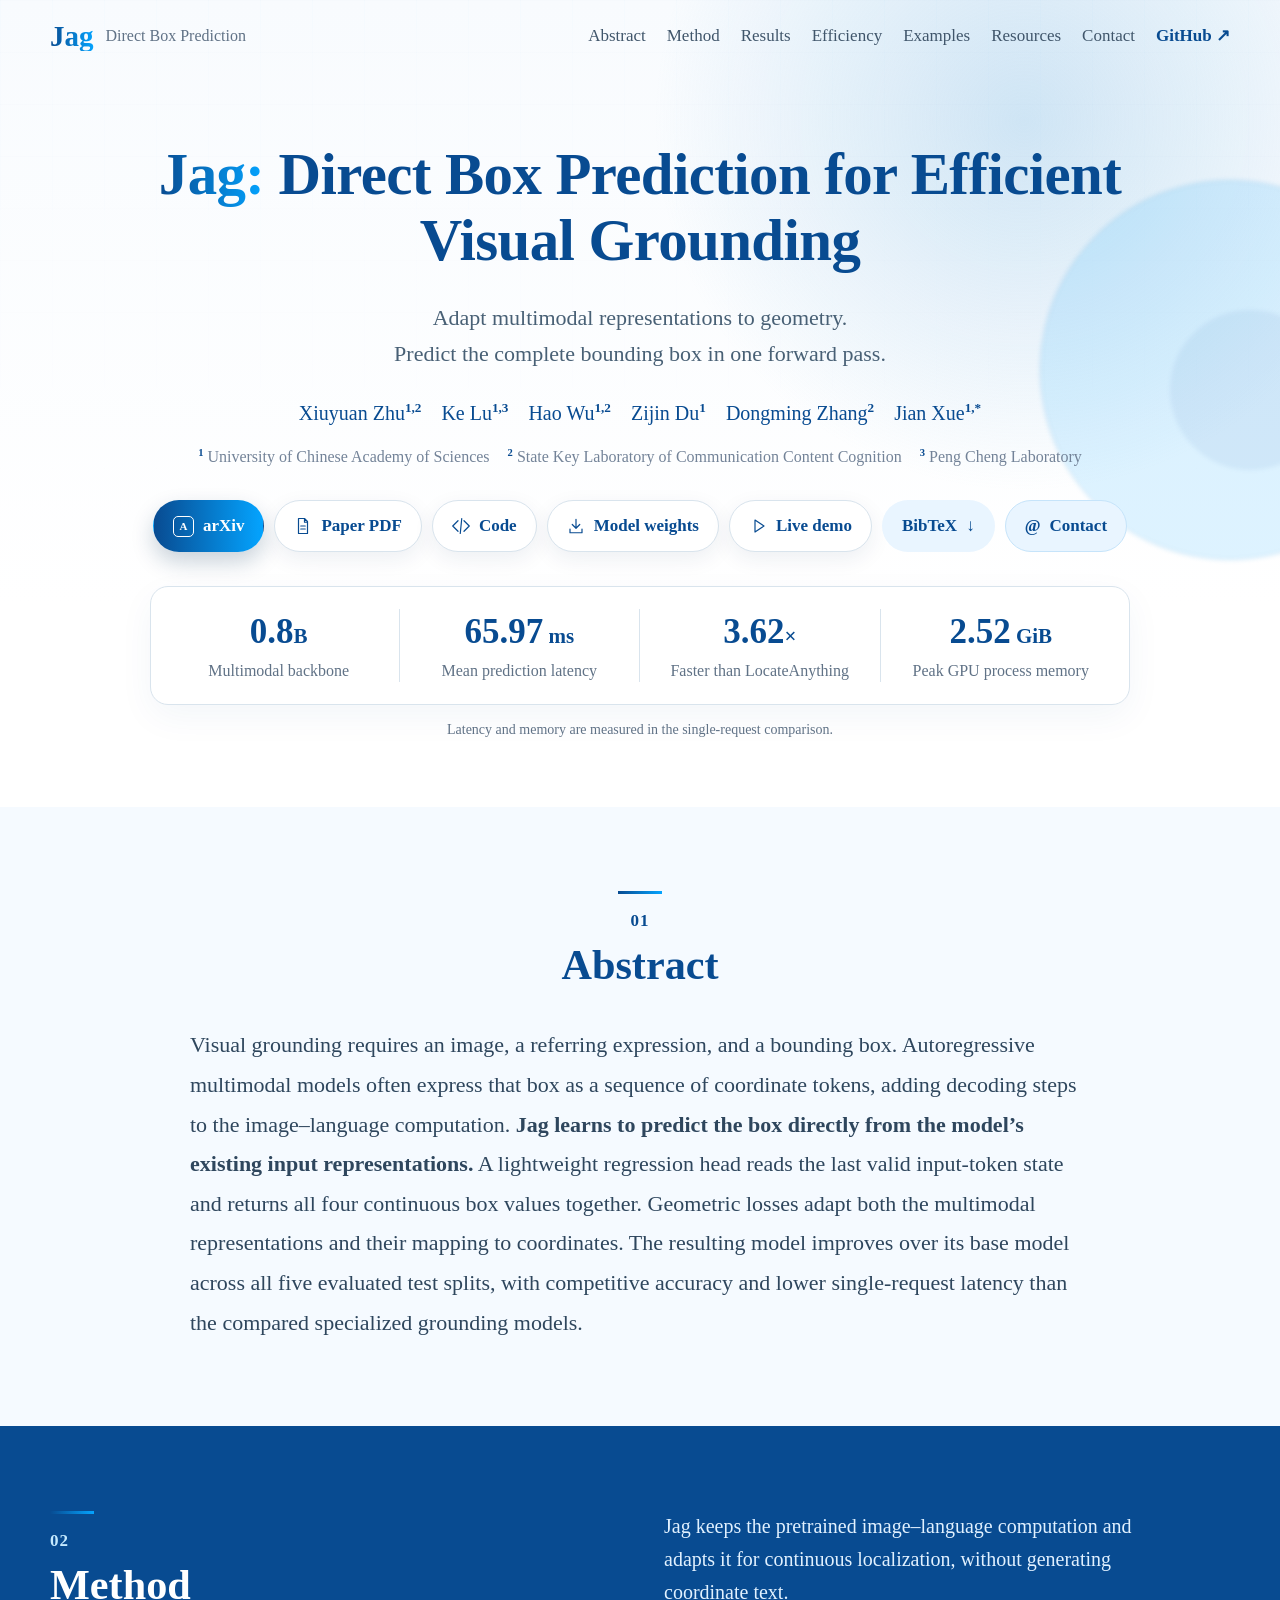
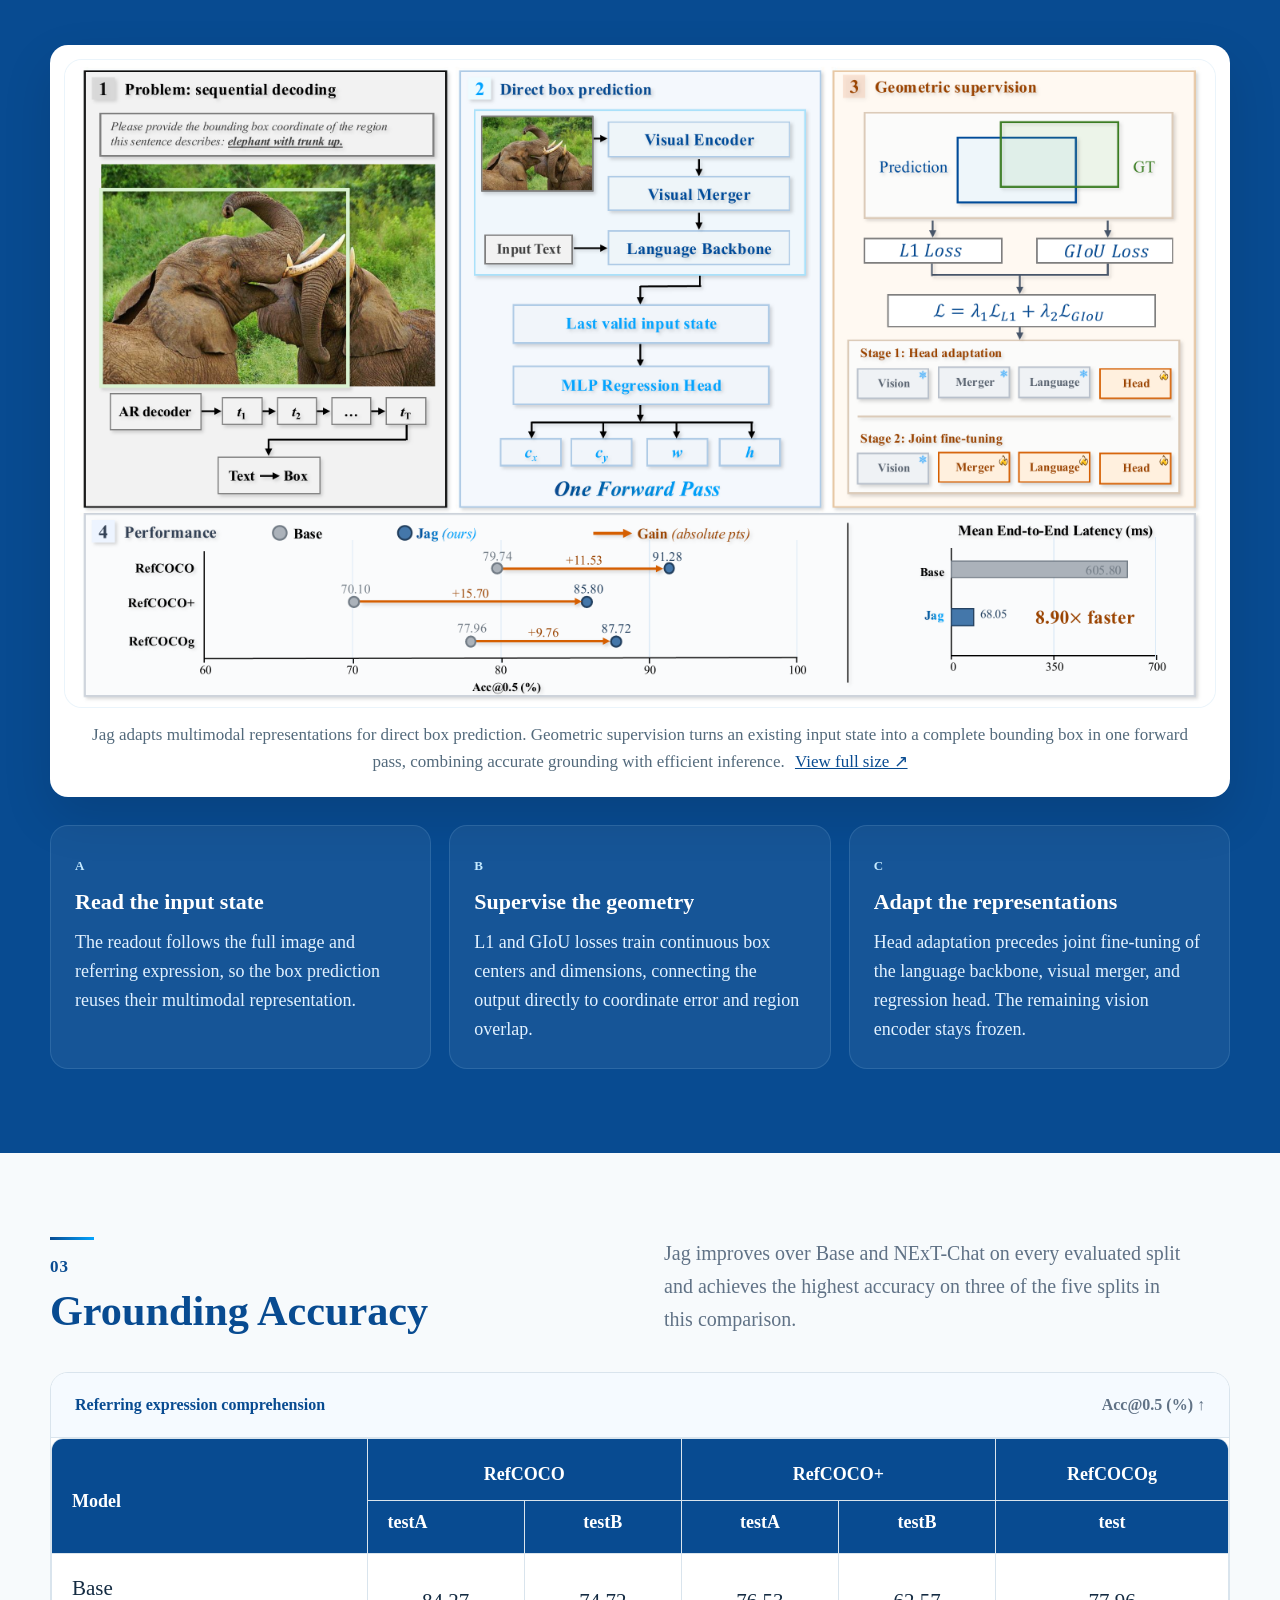
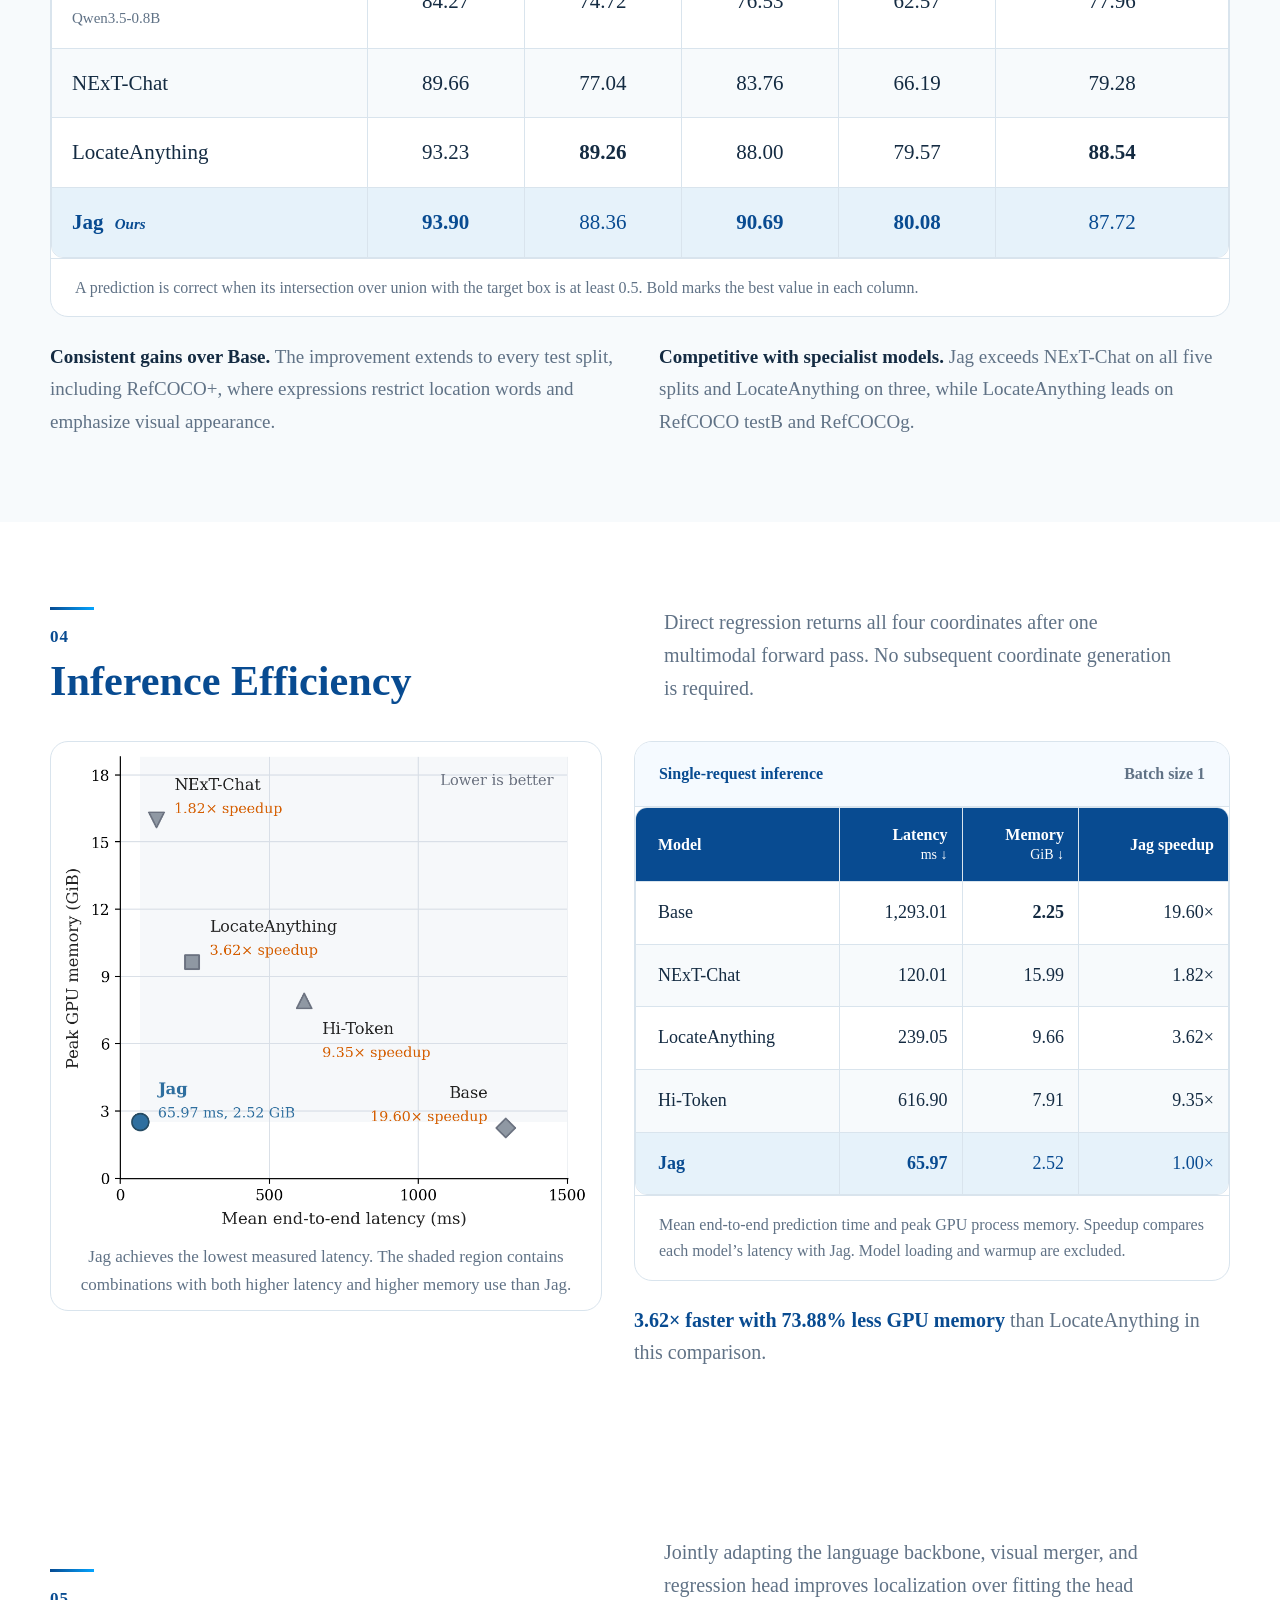
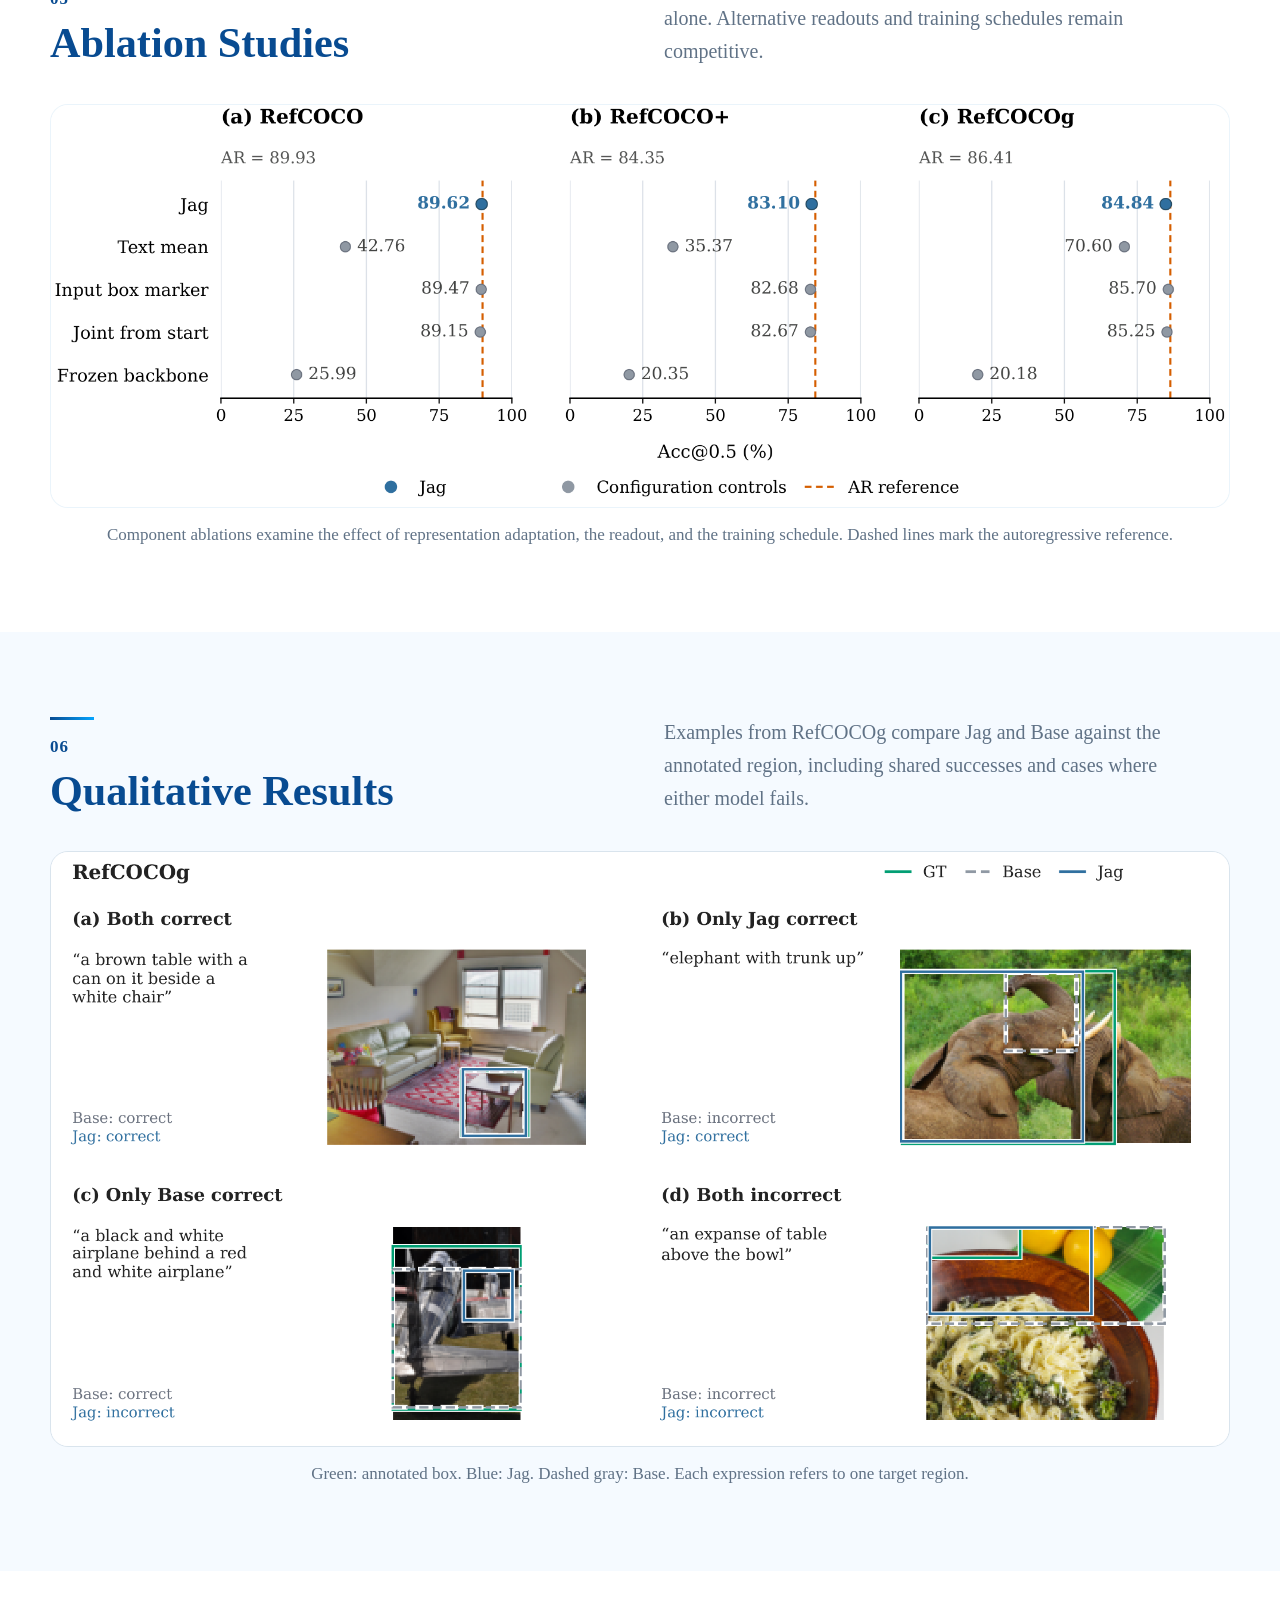
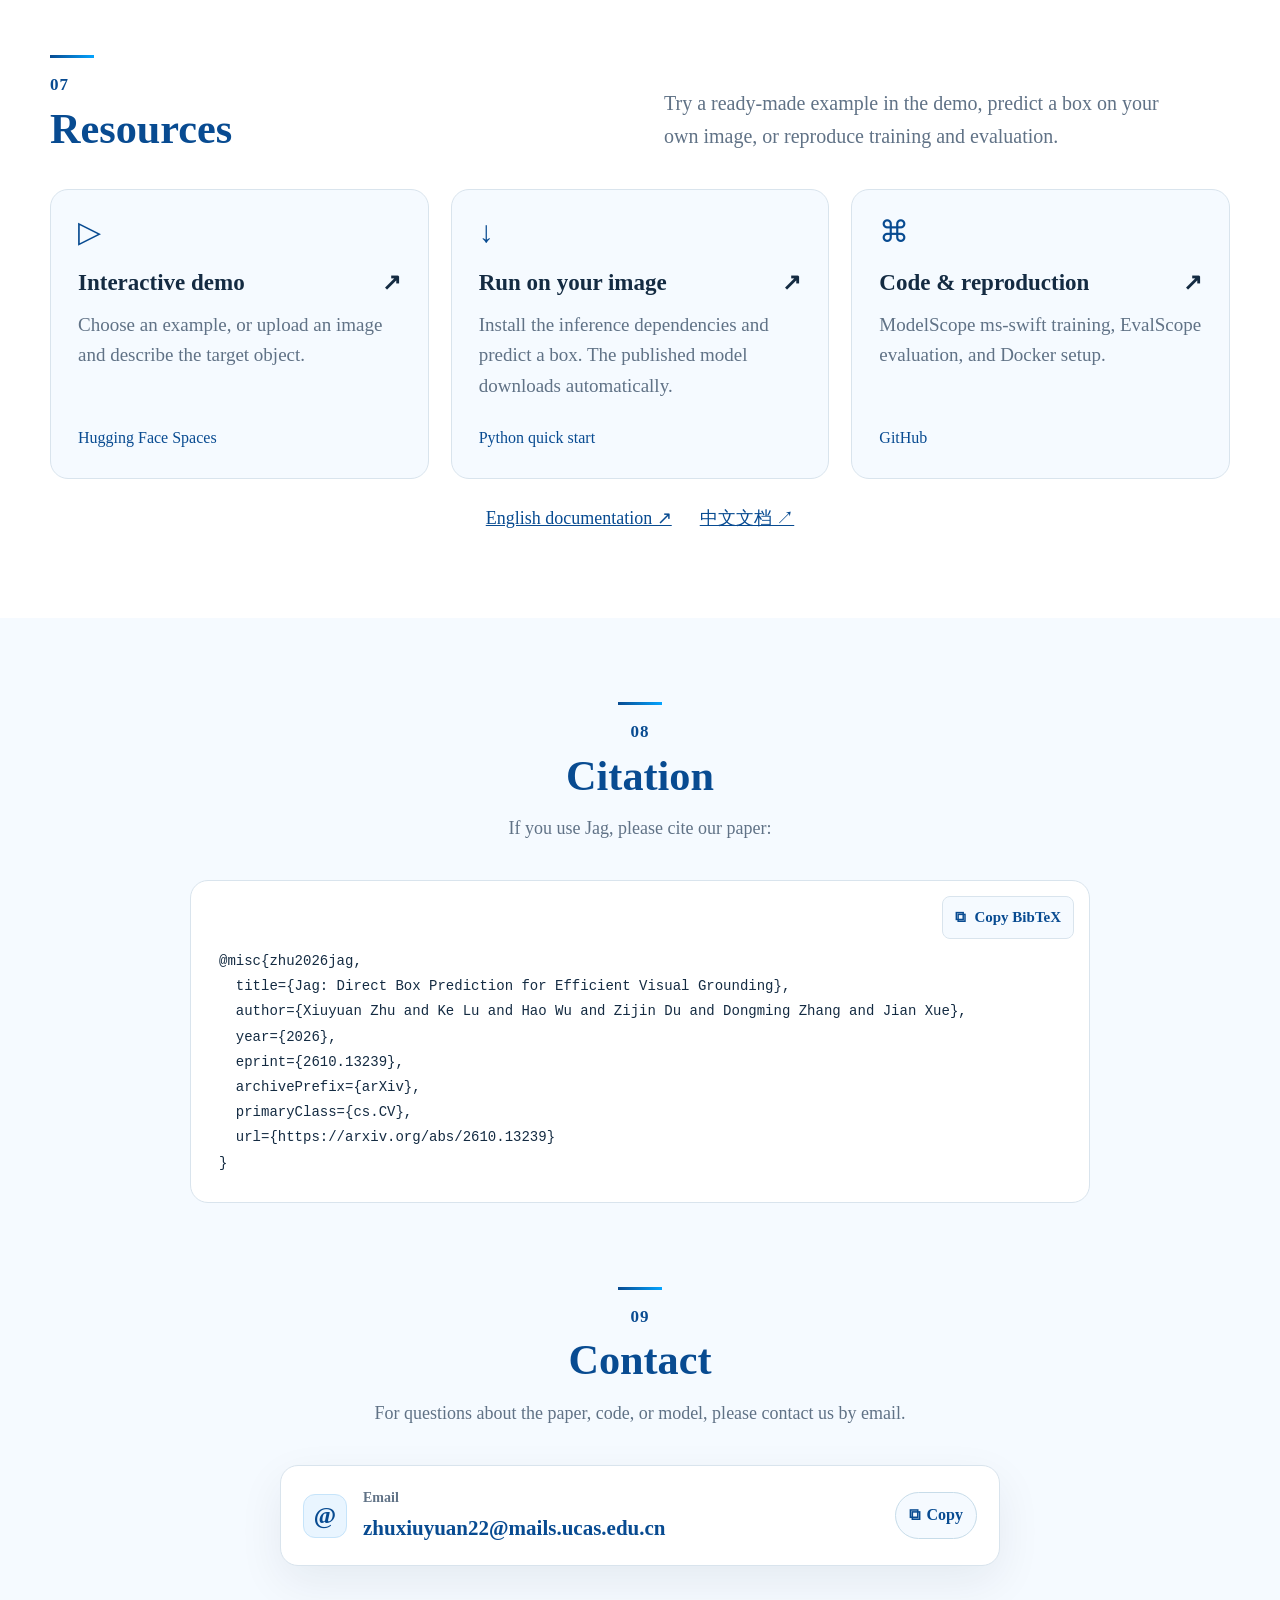
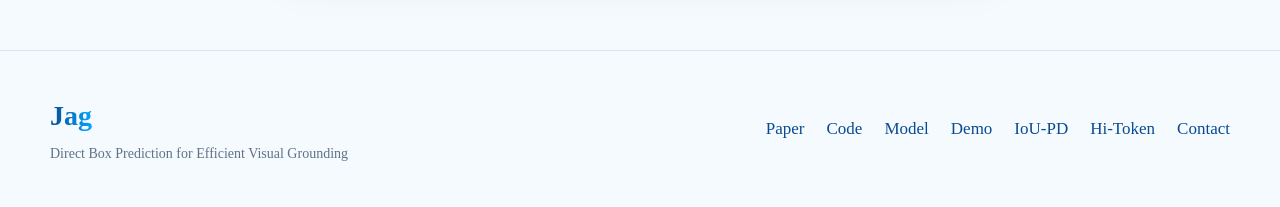
<file: index.html>
<!doctype html>
<html lang="en">
<head>
  <meta charset="utf-8">
  <meta name="viewport" content="width=device-width, initial-scale=1">
  <meta name="description" content="Jag adapts a compact multimodal model for direct box prediction. Accurate visual grounding in one forward pass, with lower single-request latency than the compared grounding models.">
  <meta name="theme-color" content="#084B91">
  <link rel="canonical" href="https://xyzzzh.github.io/Jag/">
  <meta property="og:type" content="website">
  <meta property="og:url" content="https://xyzzzh.github.io/Jag/">
  <meta property="og:title" content="Jag: Direct Box Prediction for Efficient Visual Grounding">
  <meta property="og:description" content="Continuous box prediction from a compact multimodal model. One forward pass, competitive grounding accuracy, and efficient inference.">
  <meta property="og:image" content="https://xyzzzh.github.io/Jag/assets/framework.png">
  <meta name="twitter:card" content="summary_large_image">
  <meta name="twitter:title" content="Jag: Direct Box Prediction for Efficient Visual Grounding">
  <meta name="twitter:description" content="A compact multimodal model for accurate and efficient direct box prediction.">
  <meta name="twitter:image" content="https://xyzzzh.github.io/Jag/assets/framework.png">
  <title>Jag | Direct Box Prediction for Efficient Visual Grounding</title>
  <meta name="citation_title" content="Jag: Direct Box Prediction for Efficient Visual Grounding">
  <meta name="citation_author" content="Xiuyuan Zhu">
  <meta name="citation_author" content="Ke Lu">
  <meta name="citation_author" content="Hao Wu">
  <meta name="citation_author" content="Zijin Du">
  <meta name="citation_author" content="Dongming Zhang">
  <meta name="citation_author" content="Jian Xue">
  <meta name="citation_publication_date" content="2026/10/09">
  <meta name="citation_pdf_url" content="https://arxiv.org/pdf/2610.13239">
  <meta name="citation_arxiv_id" content="2610.13239">
  <link rel="icon" type="image/svg+xml" href="assets/favicon.svg">
  <link rel="stylesheet" href="styles.css">
</head>
<body>
  <a class="skip-link" href="#main">Skip to content</a>
  <header class="site-header" data-header>
    <div class="nav-shell">
      <a class="brand" href="#top" aria-label="Jag home"><span class="brand-wordmark">Jag</span><span class="brand-description">Direct Box Prediction</span></a>
      <button class="menu-toggle" type="button" aria-expanded="false" aria-controls="site-nav"><span class="sr-only">Toggle navigation</span><span></span><span></span><span></span></button>
      <nav id="site-nav" class="site-nav" aria-label="Primary navigation">
        <a href="#abstract">Abstract</a><a href="#method">Method</a><a href="#results">Results</a><a href="#efficiency">Efficiency</a><a href="#examples">Examples</a><a href="#resources">Resources</a><a href="#contact">Contact</a>
        <a class="nav-code" href="https://github.com/xyzzzh/Jag" target="_blank" rel="noopener">GitHub <span aria-hidden="true">↗</span></a>
      </nav>
    </div>
  </header>

  <main id="main">
    <section class="hero" id="top">
      <div class="hero-grid" aria-hidden="true"></div>
      <div class="hero-orb hero-orb-one" aria-hidden="true"></div>
      <div class="hero-orb hero-orb-two" aria-hidden="true"></div>
      <div class="container hero-content">
        <h1><span class="title-accent">Jag:</span> Direct Box Prediction for Efficient Visual Grounding</h1>
        <p class="hero-lead">Adapt multimodal representations to geometry.<br>Predict the complete bounding box in one forward pass.</p>
        <div class="authors" aria-label="Authors">
          <span>Xiuyuan Zhu<sup>1,2</sup></span><span>Ke Lu<sup>1,3</sup></span><span>Hao Wu<sup>1,2</sup></span><span>Zijin Du<sup>1</sup></span><span>Dongming Zhang<sup>2</sup></span><span>Jian Xue<sup>1,*</sup></span>
        </div>
        <div class="affiliations"><span><sup>1</sup> University of Chinese Academy of Sciences</span><span><sup>2</sup> State Key Laboratory of Communication Content Cognition</span><span><sup>3</sup> Peng Cheng Laboratory</span></div>
        <div class="hero-actions" aria-label="Project links">
          <a class="button button-primary" href="https://arxiv.org/abs/2610.13239" target="_blank" rel="noopener"><span class="button-icon" aria-hidden="true">A</span>arXiv</a>
          <a class="button button-secondary" href="https://arxiv.org/pdf/2610.13239" target="_blank" rel="noopener"><svg aria-hidden="true" viewBox="0 0 24 24"><path d="M14 2H6v20h12V6Zm0 0v5h4M9 12h6M9 16h6"/></svg>Paper PDF</a>
          <a class="button button-secondary" href="https://github.com/xyzzzh/Jag" target="_blank" rel="noopener"><svg aria-hidden="true" viewBox="0 0 24 24"><path d="m8 5-7 7 7 7m8-14 7 7-7 7m-3-17-2 20"/></svg>Code</a>
          <a class="button button-secondary" href="https://huggingface.co/xyzzzh/Jag" target="_blank" rel="noopener"><svg aria-hidden="true" viewBox="0 0 24 24"><path d="M12 3v12m-5-5 5 5 5-5M4 16v5h16v-5"/></svg>Model weights</a>
          <a class="button button-secondary" href="https://huggingface.co/spaces/xyzzzh/Jag" target="_blank" rel="noopener"><svg aria-hidden="true" viewBox="0 0 24 24"><path d="m8 4 12 8-12 8Z"/></svg>Live demo</a>
          <a class="button button-quiet" href="#citation">BibTeX <span aria-hidden="true">↓</span></a>
          <a class="button button-contact" href="#contact"><span aria-hidden="true">@</span>Contact</a>
        </div>
        <div class="hero-stats" aria-label="Measured single-request inference results">
          <div><strong>0.8<span>B</span></strong><span>Multimodal backbone</span></div>
          <div><strong>65.97<span> ms</span></strong><span>Mean prediction latency</span></div>
          <div><strong>3.62<span>×</span></strong><span>Faster than LocateAnything</span></div>
          <div><strong>2.52<span> GiB</span></strong><span>Peak GPU process memory</span></div>
        </div>
        <p class="measurement-caption">Latency and memory are measured in the single-request comparison.</p>
      </div>
    </section>

    <section class="section abstract-section" id="abstract">
      <div class="container narrow">
        <div class="section-heading centered"><span class="section-index">01</span><h2>Abstract</h2></div>
        <p class="abstract-copy">Visual grounding requires an image, a referring expression, and a bounding box. Autoregressive multimodal models often express that box as a sequence of coordinate tokens, adding decoding steps to the image–language computation. <strong>Jag learns to predict the box directly from the model’s existing input representations.</strong> A lightweight regression head reads the last valid input-token state and returns all four continuous box values together. Geometric losses adapt both the multimodal representations and their mapping to coordinates. The resulting model improves over its base model across all five evaluated test splits, with competitive accuracy and lower single-request latency than the compared specialized grounding models.</p>
      </div>
    </section>

    <section class="section method-section" id="method">
      <div class="container">
        <div class="section-heading split-heading light-heading"><div><span class="section-index">02</span><h2>Method</h2></div><p>Jag keeps the pretrained image–language computation and adapts it for continuous localization, without generating coordinate text.</p></div>
        <figure class="paper-figure framework-figure">
          <a class="figure-zoom" href="assets/framework.png" target="_blank" rel="noopener" aria-label="Open the Jag framework at full resolution"><img src="assets/framework.png" width="2880" height="1620" alt="Jag replaces sequential coordinate decoding with direct continuous box prediction from the last valid input-token state. L1 and GIoU losses train the regression head and adapt the multimodal representations, improving grounding accuracy and inference efficiency."></a>
          <figcaption>Jag adapts multimodal representations for direct box prediction. Geometric supervision turns an existing input state into a complete bounding box in one forward pass, combining accurate grounding with efficient inference. <a href="assets/framework.png" target="_blank" rel="noopener">View full size ↗</a></figcaption>
        </figure>
        <div class="method-notes">
          <article><span class="note-index">A</span><h3>Read the input state</h3><p>The readout follows the full image and referring expression, so the box prediction reuses their multimodal representation.</p></article>
          <article><span class="note-index">B</span><h3>Supervise the geometry</h3><p>L1 and GIoU losses train continuous box centers and dimensions, connecting the output directly to coordinate error and region overlap.</p></article>
          <article><span class="note-index">C</span><h3>Adapt the representations</h3><p>Head adaptation precedes joint fine-tuning of the language backbone, visual merger, and regression head. The remaining vision encoder stays frozen.</p></article>
        </div>
      </div>
    </section>

    <section class="section results-section" id="results">
      <div class="container">
        <div class="section-heading split-heading"><div><span class="section-index">03</span><h2>Grounding Accuracy</h2></div><p>Jag improves over Base and NExT-Chat on every evaluated split and achieves the highest accuracy on three of the five splits in this comparison.</p></div>
        <div class="table-card">
          <div class="table-title"><strong>Referring expression comprehension</strong><span>Acc@0.5 (%) ↑</span></div>
          <div class="table-scroll" tabindex="0" role="region" aria-label="Grounding accuracy across five test splits">
            <table class="accuracy-table">
              <thead><tr><th rowspan="2" scope="col">Model</th><th colspan="2" scope="colgroup">RefCOCO</th><th colspan="2" scope="colgroup">RefCOCO+</th><th scope="colgroup">RefCOCOg</th></tr><tr><th scope="col">testA</th><th scope="col">testB</th><th scope="col">testA</th><th scope="col">testB</th><th scope="col">test</th></tr></thead>
              <tbody>
                <tr><th scope="row">Base <small>Qwen3.5-0.8B</small></th><td>84.27</td><td>74.72</td><td>76.53</td><td>62.57</td><td>77.96</td></tr>
                <tr><th scope="row">NExT-Chat</th><td>89.66</td><td>77.04</td><td>83.76</td><td>66.19</td><td>79.28</td></tr>
                <tr><th scope="row">LocateAnything</th><td>93.23</td><td><strong>89.26</strong></td><td>88.00</td><td>79.57</td><td><strong>88.54</strong></td></tr>
                <tr class="ours-row"><th scope="row">Jag <span class="ours-label">Ours</span></th><td><strong>93.90</strong></td><td>88.36</td><td><strong>90.69</strong></td><td><strong>80.08</strong></td><td>87.72</td></tr>
              </tbody>
            </table>
          </div>
          <p class="table-note">A prediction is correct when its intersection over union with the target box is at least 0.5. Bold marks the best value in each column.</p>
        </div>
        <div class="result-observations"><p><strong>Consistent gains over Base.</strong> The improvement extends to every test split, including RefCOCO+, where expressions restrict location words and emphasize visual appearance.</p><p><strong>Competitive with specialist models.</strong> Jag exceeds NExT-Chat on all five splits and LocateAnything on three, while LocateAnything leads on RefCOCO testB and RefCOCOg.</p></div>
      </div>
    </section>

    <section class="section efficiency-section" id="efficiency">
      <div class="container">
        <div class="section-heading split-heading"><div><span class="section-index">04</span><h2>Inference Efficiency</h2></div><p>Direct regression returns all four coordinates after one multimodal forward pass. No subsequent coordinate generation is required.</p></div>
        <div class="efficiency-layout">
          <figure class="paper-figure cost-figure"><a class="figure-zoom" href="assets/inference-cost.png" target="_blank" rel="noopener" aria-label="Open full-size figure"><img src="assets/inference-cost.png" width="976" height="884" loading="lazy" alt="Latency versus peak GPU memory: Jag is the lowest-latency model at 65.97 milliseconds and uses 2.52 GiB, less memory than NExT-Chat, LocateAnything, and Hi-Token. Base uses slightly less memory than Jag."></a><figcaption>Jag achieves the lowest measured latency. The shaded region contains combinations with both higher latency and higher memory use than Jag.</figcaption></figure>
          <div class="cost-data"><div class="table-card"><div class="table-title"><strong>Single-request inference</strong><span>Batch size 1</span></div><div class="table-scroll" tabindex="0" role="region" aria-label="Single-request latency, GPU memory, and Jag speedup"><table class="cost-table"><thead><tr><th scope="col">Model</th><th scope="col">Latency <small>ms ↓</small></th><th scope="col">Memory <small>GiB ↓</small></th><th scope="col">Jag speedup</th></tr></thead><tbody>
            <tr><th scope="row">Base</th><td>1,293.01</td><td><strong>2.25</strong></td><td>19.60×</td></tr>
            <tr><th scope="row">NExT-Chat</th><td>120.01</td><td>15.99</td><td>1.82×</td></tr>
            <tr><th scope="row">LocateAnything</th><td>239.05</td><td>9.66</td><td>3.62×</td></tr>
            <tr><th scope="row">Hi-Token</th><td>616.90</td><td>7.91</td><td>9.35×</td></tr>
            <tr class="ours-row"><th scope="row">Jag</th><td><strong>65.97</strong></td><td>2.52</td><td>1.00×</td></tr>
          </tbody></table></div><p class="table-note">Mean end-to-end prediction time and peak GPU process memory. Speedup compares each model’s latency with Jag. Model loading and warmup are excluded.</p></div><p class="cost-takeaway"><strong>3.62× faster with 73.88% less GPU memory</strong> than LocateAnything in this comparison.</p></div>
        </div>
      </div>
    </section>

    <section class="section analysis-section" id="analysis">
      <div class="container">
        <div class="section-heading split-heading"><div><span class="section-index">05</span><h2>Ablation Studies</h2></div><p>Jointly adapting the language backbone, visual merger, and regression head improves localization over fitting the head alone. Alternative readouts and training schedules remain competitive.</p></div>
        <figure class="paper-figure"><a class="figure-zoom" href="assets/component-ablation.png" target="_blank" rel="noopener" aria-label="Open full-size figure"><img src="assets/component-ablation.png" width="1978" height="676" loading="lazy" alt="Component ablations comparing joint adaptation, head-only training, readout positions, and training schedules using Acc@0.5."></a><figcaption>Component ablations examine the effect of representation adaptation, the readout, and the training schedule. Dashed lines mark the autoregressive reference.</figcaption></figure>
      </div>
    </section>

    <section class="section examples-section" id="examples">
      <div class="container">
        <div class="section-heading split-heading"><div><span class="section-index">06</span><h2>Qualitative Results</h2></div><p>Examples from RefCOCOg compare Jag and Base against the annotated region, including shared successes and cases where either model fails.</p></div>
        <figure class="paper-figure"><a class="figure-zoom" href="assets/qualitative-cases.png" target="_blank" rel="noopener" aria-label="Open full-size figure"><img src="assets/qualitative-cases.png" width="2055" height="1035" loading="lazy" alt="Four RefCOCOg examples: both models correctly localize a table; only Jag correctly localizes an elephant with its trunk up; only Base correctly localizes an airplane; both models fail on an expanse of table above a bowl."></a><figcaption>Green: annotated box. Blue: Jag. Dashed gray: Base. Each expression refers to one target region.</figcaption></figure>
      </div>
    </section>

    <section class="section resources-section" id="resources">
      <div class="container">
        <div class="section-heading split-heading"><div><span class="section-index">07</span><h2>Resources</h2></div><p>Try a ready-made example in the demo, predict a box on your own image, or reproduce training and evaluation.</p></div>
        <div class="resource-grid">
          <a class="resource-card" href="https://huggingface.co/spaces/xyzzzh/Jag" target="_blank" rel="noopener"><span class="resource-symbol" aria-hidden="true">▷</span><h3>Interactive demo <span aria-hidden="true">↗</span></h3><p>Choose an example, or upload an image and describe the target object.</p><small>Hugging Face Spaces</small></a>
          <a class="resource-card" href="https://github.com/xyzzzh/Jag#quick-start" target="_blank" rel="noopener"><span class="resource-symbol" aria-hidden="true">↓</span><h3>Run on your image <span aria-hidden="true">↗</span></h3><p>Install the inference dependencies and predict a box. The published model downloads automatically.</p><small>Python quick start</small></a>
          <a class="resource-card" href="https://github.com/xyzzzh/Jag#training-and-evaluation" target="_blank" rel="noopener"><span class="resource-symbol" aria-hidden="true">⌘</span><h3>Code &amp; reproduction <span aria-hidden="true">↗</span></h3><p>ModelScope ms-swift training, EvalScope evaluation, and Docker setup.</p><small>GitHub</small></a>
        </div>
        <p class="documentation-links"><a href="https://github.com/xyzzzh/Jag/blob/main/README.md" target="_blank" rel="noopener">English documentation ↗</a><a href="https://github.com/xyzzzh/Jag/blob/main/README_zh.md" lang="zh-CN" target="_blank" rel="noopener">中文文档 ↗</a></p>
      </div>
    </section>

    <section class="section citation-section" id="citation">
      <div class="container narrow"><div class="section-heading centered"><span class="section-index">08</span><h2>Citation</h2><p>If you use Jag, please cite our paper:</p></div>
        <div class="citation-box"><button class="copy-button" type="button" data-copy="bibtex" data-copy-name="BibTeX" data-copy-button><span aria-hidden="true">⧉</span> <span data-copy-label>Copy BibTeX</span></button><pre id="bibtex"><code>@misc{zhu2026jag,
  title={Jag: Direct Box Prediction for Efficient Visual Grounding},
  author={Xiuyuan Zhu and Ke Lu and Hao Wu and Zijin Du and Dongming Zhang and Jian Xue},
  year={2026},
  eprint={2610.13239},
  archivePrefix={arXiv},
  primaryClass={cs.CV},
  url={https://arxiv.org/abs/2610.13239}
}</code></pre><span class="copy-status sr-only" role="status" aria-live="polite"></span></div>
      </div>
    </section>
    <section class="section contact-section" id="contact">
      <div class="container narrow">
        <div class="section-heading centered"><span class="section-index">09</span><h2>Contact</h2><p>For questions about the paper, code, or model, please contact us by email.</p></div>
        <div class="contact-address">
          <span class="contact-address-icon" aria-hidden="true">@</span>
          <div class="contact-address-copy"><small>Email</small><a id="contact-email" href="mailto:zhuxiuyuan22@mails.ucas.edu.cn">zhuxiuyuan22@mails.ucas.edu.cn</a></div>
          <button class="contact-copy-button" type="button" data-copy="contact-email" data-copy-name="Email" data-copy-contact data-email="zhuxiuyuan22@mails.ucas.edu.cn" aria-label="Copy email address"><span aria-hidden="true">⧉</span> <span data-copy-label data-contact-copy-label>Copy</span></button>
          <span class="copy-status sr-only" role="status" aria-live="polite"></span>
        </div>
      </div>
    </section>
  </main>
  <footer class="site-footer"><div class="container footer-inner"><div><a class="footer-brand" href="#top">Jag</a><p>Direct Box Prediction for Efficient Visual Grounding</p></div><div class="footer-links"><a href="https://arxiv.org/abs/2610.13239" target="_blank" rel="noopener">Paper</a><a href="https://github.com/xyzzzh/Jag" target="_blank" rel="noopener">Code</a><a href="https://huggingface.co/xyzzzh/Jag" target="_blank" rel="noopener">Model</a><a href="https://huggingface.co/spaces/xyzzzh/Jag" target="_blank" rel="noopener">Demo</a><a href="https://xyzzzh.github.io/IoU-PD/" target="_blank" rel="noopener">IoU-PD</a><a href="https://xyzzzh.github.io/Hi-Token/" target="_blank" rel="noopener">Hi-Token</a><a href="#contact">Contact</a></div></div></footer>
  <script src="script.js"></script>
</body>
</html>
</file>
<file: styles.css>
/* Adapted from the Hi-Token / IoU-PD project-page styles. */
:root {
  --brand-start: #084B91;
  --brand-end: #04A4FF;
  --brand-gradient: linear-gradient(90deg, var(--brand-start) 0%, var(--brand-end) 100%);
  --font-serif: "Times New Roman", Times, Tinos, "Liberation Serif", serif;
  --ink: #142b42;
  --muted: #607286;
  --blue-950: #084B91;
  --blue-900: #084B91;
  --blue-800: #084B91;
  --blue-700: #084B91;
  --blue-600: #04A4FF;
  --blue-300: #9edcff;
  --blue-100: #e9f5ff;
  --blue-50: #f5faff;
  --orange: #084B91;
  --orange-soft: #e9f5ff;
  --green: #3c8e5e;
  --green-soft: #e8f5ed;
  --line: #d9e4ed;
  --paper: #ffffff;
  --surface: #f7fafc;
  --shadow: 0 24px 80px rgba(7, 31, 57, 0.12);
  --radius-lg: 28px;
  --radius-md: 18px;
  --radius-sm: 12px;
  --container: 1180px;
}

* {
  box-sizing: border-box;
}

html {
  scroll-behavior: smooth;
  scroll-padding-top: 88px;
}

body {
  margin: 0;
  color: var(--ink);
  background: var(--paper);
  font-family: var(--font-serif);
  font-size: 18px;
  line-height: 1.65;
  text-rendering: optimizeLegibility;
}

body.menu-open {
  overflow: hidden;
}

a {
  color: inherit;
}

img {
  display: block;
  max-width: 100%;
}

button,
a {
  -webkit-tap-highlight-color: transparent;
}

button {
  font: inherit;
}

code,
pre {
  font-family: "SFMono-Regular", Consolas, "Liberation Mono", monospace;
}

.sr-only {
  position: absolute;
  width: 1px;
  height: 1px;
  padding: 0;
  margin: -1px;
  overflow: hidden;
  clip: rect(0, 0, 0, 0);
  white-space: nowrap;
  border: 0;
}

.skip-link {
  position: fixed;
  z-index: 1000;
  top: 12px;
  left: 12px;
  padding: 10px 16px;
  color: white;
  background: var(--blue-900);
  border-radius: 8px;
  transform: translateY(-160%);
  transition: transform 160ms ease;
}

.skip-link:focus {
  transform: translateY(0);
}

.container {
  width: min(calc(100% - 48px), var(--container));
  margin: 0 auto;
}

.container.narrow {
  width: min(calc(100% - 48px), 900px);
}

.site-header {
  position: fixed;
  z-index: 100;
  top: 0;
  left: 0;
  width: 100%;
  border-bottom: 1px solid transparent;
  transition: background 180ms ease, border-color 180ms ease, box-shadow 180ms ease;
}

.site-header.is-scrolled {
  background: rgba(255, 255, 255, 0.92);
  border-color: rgba(217, 228, 237, 0.9);
  box-shadow: 0 10px 35px rgba(7, 31, 57, 0.06);
  backdrop-filter: blur(16px);
}

.nav-shell {
  width: min(calc(100% - 48px), var(--container));
  height: 72px;
  margin: 0 auto;
  display: flex;
  align-items: center;
  justify-content: space-between;
}

.brand {
  display: inline-flex;
  align-items: center;
  max-width: 580px;
  color: var(--blue-950);
  font-family: var(--font-serif);
  font-size: 14px;
  font-weight: 700;
  line-height: 1.25;
  text-decoration: none;
  letter-spacing: -0.02em;
}

.site-nav {
  display: flex;
  align-items: center;
  gap: 28px;
}

.site-nav a {
  position: relative;
  color: #40566b;
  font-size: 15px;
  font-weight: 600;
  text-decoration: none;
}

.site-nav a::after {
  position: absolute;
  right: 0;
  bottom: -8px;
  left: 0;
  height: 2px;
  background: var(--blue-600);
  border-radius: 10px;
  content: "";
  transform: scaleX(0);
  transition: transform 160ms ease;
}

.site-nav a:hover::after,
.site-nav a:focus-visible::after {
  transform: scaleX(1);
}

.menu-toggle {
  display: none;
  width: 42px;
  height: 42px;
  padding: 10px;
  border: 0;
  background: transparent;
  cursor: pointer;
}

.menu-toggle > span:not(.sr-only) {
  display: block;
  width: 22px;
  height: 2px;
  margin: 5px 0;
  background: var(--blue-950);
  border-radius: 4px;
  transition: transform 180ms ease, opacity 180ms ease;
}

.hero {
  position: relative;
  min-height: 100vh;
  padding: 148px 0 96px;
  overflow: hidden;
  background:
    radial-gradient(circle at 80% 15%, rgba(148, 197, 232, 0.42), transparent 30%),
    linear-gradient(180deg, #f8fbfe 0%, #ffffff 75%);
}

.hero-grid {
  position: absolute;
  inset: 0;
  opacity: 0.32;
  background-image:
    linear-gradient(rgba(43, 123, 183, 0.07) 1px, transparent 1px),
    linear-gradient(90deg, rgba(43, 123, 183, 0.07) 1px, transparent 1px);
  background-size: 52px 52px;
  mask-image: linear-gradient(to bottom, black 0%, transparent 74%);
}

.hero-orb {
  position: absolute;
  border-radius: 50%;
  filter: blur(2px);
  pointer-events: none;
}

.hero-orb-one {
  top: 180px;
  right: -140px;
  width: 380px;
  height: 380px;
  border: 1px solid rgba(43, 123, 183, 0.15);
}

.hero-orb-two {
  top: 310px;
  right: -50px;
  width: 160px;
  height: 160px;
  background: rgba(223, 117, 25, 0.08);
}

.hero-content {
  position: relative;
  z-index: 1;
  text-align: center;
}

.hero h1 {
  max-width: 1050px;
  margin: 0 auto;
  color: var(--blue-950);
  font-family: var(--font-serif);
  font-size: clamp(2.65rem, 5.3vw, 4.85rem);
  font-weight: 700;
  line-height: 1.08;
  letter-spacing: -0.01em;
}

.title-accent {
  color: var(--blue-700);
}

.hero-lead {
  max-width: 780px;
  margin: 26px auto 24px;
  color: #486075;
  font-size: clamp(1.1rem, 2vw, 1.35rem);
  line-height: 1.55;
}

.authors {
  max-width: 1000px;
  margin: 0 auto;
  display: flex;
  flex-wrap: wrap;
  justify-content: center;
  column-gap: 20px;
  row-gap: 2px;
  color: var(--blue-800);
  font-size: 18px;
  font-weight: 600;
}

.authors sup,
.affiliations sup {
  color: var(--orange);
  font-size: 0.66em;
  font-weight: 700;
}

.affiliations {
  max-width: 980px;
  margin: 14px auto 0;
  display: flex;
  flex-wrap: wrap;
  justify-content: center;
  gap: 2px 18px;
  color: #738398;
  font-size: 14px;
}

.affiliations p {
  margin: 0;
}

.hero-actions {
  margin: 30px auto 42px;
  display: flex;
  flex-wrap: wrap;
  justify-content: center;
  gap: 10px;
}

.button {
  display: inline-flex;
  min-height: 48px;
  align-items: center;
  justify-content: center;
  gap: 9px;
  padding: 11px 19px;
  border: 1px solid transparent;
  border-radius: 999px;
  font-size: 15px;
  font-weight: 700;
  text-decoration: none;
  transition: transform 160ms ease, background 160ms ease, border-color 160ms ease, box-shadow 160ms ease;
}

.button:hover {
  transform: translateY(-2px);
}

.button:focus-visible,
.copy-button:focus-visible,
.menu-toggle:focus-visible {
  outline: 3px solid rgba(43, 123, 183, 0.34);
  outline-offset: 3px;
}

.button-primary {
  color: white;
  background: var(--blue-900);
  box-shadow: 0 10px 22px rgba(11, 49, 88, 0.22);
}

.button-primary:hover {
  background: var(--blue-800);
}

.button-secondary {
  color: var(--blue-950);
  background: white;
  border-color: var(--line);
  box-shadow: 0 7px 22px rgba(11, 49, 88, 0.07);
}

.button-secondary:hover {
  border-color: var(--blue-300);
}

.button-quiet {
  color: var(--blue-800);
  background: var(--blue-100);
}

.button-contact {
  color: var(--brand-start);
  background: var(--orange-soft);
  border-color: #c6e4fa;
  box-shadow: 0 7px 22px rgba(171, 80, 11, 0.1);
}

.button-contact:hover {
  background: #ffe1c1;
  border-color: var(--orange);
}

.button-icon {
  display: grid;
  width: 21px;
  height: 21px;
  place-items: center;
  border: 1px solid currentColor;
  border-radius: 5px;
  font-family: var(--font-serif);
  font-size: 11px;
  line-height: 1;
}

.model-icon {
  color: var(--orange);
}

.model-picker {
  position: relative;
  display: inline-flex;
  align-self: stretch;
  isolation: isolate;
}

.model-picker:has(.model-toggle[aria-expanded="true"]) {
  z-index: 10;
}

.model-picker .model-primary {
  padding-right: 15px;
  border-radius: 999px 0 0 999px;
  box-shadow: none;
}

.model-picker .model-primary:hover {
  transform: none;
  background: var(--blue-50);
}

.model-toggle {
  display: grid;
  width: 36px;
  flex: 0 0 36px;
  place-items: center;
  padding: 0;
  color: var(--blue-800);
  background: white;
  border: 1px solid var(--line);
  border-left: 0;
  border-radius: 0 999px 999px 0;
  cursor: pointer;
  transition: background 160ms ease;
}

.model-toggle:hover,
.model-toggle[aria-expanded="true"] {
  background: var(--blue-100);
}

.model-toggle:focus-visible {
  outline: 3px solid rgba(43, 123, 183, 0.34);
  outline-offset: 3px;
}

.model-toggle svg {
  transition: transform 160ms ease;
}

.model-toggle[aria-expanded="true"] svg {
  transform: rotate(180deg);
}

.model-dropdown {
  position: absolute;
  z-index: 20;
  top: calc(100% + 9px);
  right: 0;
  width: 204px;
  padding: 6px;
  color: var(--blue-950);
  background: white;
  border: 1px solid var(--line);
  border-radius: 14px;
  box-shadow: 0 14px 36px rgba(7, 31, 57, 0.16);
  text-align: left;
}

.model-dropdown[hidden] {
  display: none;
}

.model-dropdown a {
  display: flex;
  min-height: 42px;
  align-items: center;
  justify-content: space-between;
  gap: 12px;
  padding: 9px 11px;
  border-radius: 8px;
  font-size: 14px;
  font-weight: 600;
  text-decoration: none;
}

.model-dropdown a:hover,
.model-dropdown a:focus-visible {
  color: var(--blue-800);
  background: var(--blue-50);
}

.model-dropdown a:focus-visible {
  outline: 2px solid var(--blue-300);
  outline-offset: -2px;
}

.model-dropdown small {
  color: var(--muted);
  font-size: 11px;
  font-weight: 500;
}

.token-stage {
  max-width: 1020px;
  margin: 0 auto;
  padding: 24px 26px 28px;
  text-align: left;
  background: rgba(255, 255, 255, 0.93);
  border: 1px solid rgba(148, 197, 232, 0.58);
  border-radius: var(--radius-lg);
  box-shadow: var(--shadow);
  backdrop-filter: blur(12px);
}

.token-stage-header {
  margin-bottom: 22px;
  display: flex;
  align-items: flex-end;
  justify-content: space-between;
}

.token-stage-header > div {
  display: flex;
  align-items: baseline;
  gap: 12px;
}

.stage-kicker {
  color: var(--muted);
  font-size: 14px;
  font-weight: 600;
}

.token-stage-header strong {
  color: var(--blue-950);
  font-family: var(--font-serif);
  font-size: 32px;
}

.stage-axis {
  padding: 4px 10px;
  color: var(--blue-700);
  background: var(--blue-100);
  border-radius: 999px;
  font-family: "SFMono-Regular", Consolas, monospace;
  font-size: 12px;
  font-weight: 700;
}

.token-flow {
  display: grid;
  grid-template-columns: minmax(130px, 0.7fr) 54px minmax(0, 3fr);
  align-items: center;
  gap: 12px;
}

.flat-token {
  padding: 17px;
  text-align: center;
  background: #f3f5f7;
  border: 1px dashed #a9b4bf;
  border-radius: var(--radius-sm);
}

.token-label {
  display: block;
  margin-bottom: 6px;
  color: #7f8a96;
  font-size: 11px;
  font-weight: 700;
  letter-spacing: 0.12em;
  text-transform: uppercase;
}

.flat-token code {
  color: #536274;
  font-size: 17px;
}

.flow-arrow {
  color: var(--orange);
  font-size: 28px;
  text-align: center;
}

.hierarchy-tokens {
  display: grid;
  grid-template-columns: repeat(3, 1fr);
  gap: 10px;
}

.digit-token {
  min-width: 0;
  padding: 14px 16px;
  border: 1px solid;
  border-radius: var(--radius-sm);
}

.digit-token span {
  display: block;
  margin-bottom: 6px;
  font-size: 11px;
  font-weight: 700;
  letter-spacing: 0.1em;
  text-transform: uppercase;
}

.digit-token code {
  font-size: clamp(0.72rem, 1.3vw, 0.92rem);
  white-space: nowrap;
}

.digit-hundreds {
  color: #165686;
  background: #ddecf7;
  border-color: #a5cee9;
}

.digit-tens {
  color: #246a9d;
  background: #edf6fc;
  border-color: #c3def0;
}

.digit-ones {
  color: var(--brand-start);
  background: var(--orange-soft);
  border-color: #c6e4fa;
}

.section {
  padding: 104px 0;
}

.section-heading {
  margin-bottom: 48px;
}

.section-heading h2 {
  margin: 5px 0 0;
  color: var(--blue-950);
  font-family: var(--font-serif);
  font-size: clamp(2rem, 4vw, 3.15rem);
  font-weight: 700;
  line-height: 1.15;
  letter-spacing: 0;
}

.section-heading > p,
.split-heading > p {
  color: var(--muted);
}

.section-index {
  color: var(--orange);
  font-family: "SFMono-Regular", Consolas, monospace;
  font-size: 13px;
  font-weight: 700;
  letter-spacing: 0.1em;
}

.centered {
  text-align: center;
}

.centered > p {
  margin: 14px auto 0;
}

.split-heading {
  display: grid;
  grid-template-columns: 1fr minmax(320px, 0.7fr);
  align-items: end;
  gap: 60px;
}

.split-heading > p {
  max-width: 520px;
  margin: 0;
  font-size: 18px;
}

.abstract-section {
  background: var(--blue-50);
}

.abstract-copy {
  margin: 0;
  color: #2e465d;
  font-size: clamp(1.16rem, 2.2vw, 1.42rem);
  line-height: 1.78;
  text-align: justify;
}

.comparison-grid {
  display: grid;
  grid-template-columns: repeat(2, 1fr);
  gap: 24px;
}

.comparison-card {
  padding: 26px;
  border-radius: var(--radius-md);
  border: 1px solid var(--line);
}

.comparison-card p {
  margin: 16px 0 0;
  color: var(--muted);
}

.flat-card {
  background: #f6f7f8;
}

.hi-card {
  background: linear-gradient(150deg, #f3f9fd, #ffffff);
  border-color: #b8d9ed;
  box-shadow: 0 18px 44px rgba(18, 74, 124, 0.08);
}

.card-topline {
  display: flex;
  align-items: center;
  justify-content: space-between;
  gap: 16px;
}

.card-tag {
  color: var(--blue-950);
  font-family: var(--font-serif);
  font-weight: 700;
}

.type-count {
  padding: 3px 10px;
  color: var(--muted);
  background: rgba(255, 255, 255, 0.8);
  border: 1px solid var(--line);
  border-radius: 999px;
  font-family: "SFMono-Regular", Consolas, monospace;
  font-size: 12px;
}

.coordinate-pair {
  min-height: 82px;
  margin-top: 14px;
  display: grid;
  grid-template-columns: auto 64px auto;
  align-items: center;
  justify-content: center;
  gap: 16px;
}

.coordinate-pair code {
  padding: 12px 16px;
  color: #596775;
  background: white;
  border: 1px solid #cbd3da;
  border-radius: 9px;
  font-size: 22px;
}

.coordinate-relation {
  width: 64px;
  color: #8c98a3;
  font-family: "Apple Symbols", "Segoe UI Symbol", sans-serif;
  font-size: 56px;
  line-height: 1;
  text-align: center;
}

.coordinate-breakdown {
  min-height: 82px;
  margin-top: 14px;
  display: grid;
  gap: 8px;
  align-content: center;
}

.coordinate-breakdown > div {
  display: flex;
  flex-wrap: wrap;
  gap: 7px;
}

.coordinate-breakdown code {
  padding: 6px 9px;
  color: #a34c06;
  background: var(--orange-soft);
  border: 1px solid #c6e4fa;
  border-radius: 7px;
  font-size: 12px;
}

.coordinate-breakdown code.shared {
  color: #155b8e;
  background: var(--blue-100);
  border-color: #b8d9ed;
}

.feature-row {
  margin-top: 38px;
  display: grid;
  grid-template-columns: repeat(3, 1fr);
  gap: 1px;
  overflow: hidden;
  background: var(--line);
  border: 1px solid var(--line);
  border-radius: var(--radius-md);
}

.feature-item {
  min-height: 132px;
  padding: 23px;
  display: flex;
  align-items: center;
  gap: 17px;
  background: white;
}

.feature-number {
  color: var(--blue-700);
  font-family: var(--font-serif);
  font-size: 32px;
  font-weight: 700;
  line-height: 1;
}

.feature-item strong,
.feature-item div span {
  display: block;
}

.feature-item strong {
  font-family: var(--font-serif);
  font-size: 15px;
}

.feature-item div span {
  margin-top: 4px;
  color: var(--muted);
  font-size: 14px;
  line-height: 1.4;
}

.method-section,
.analysis-section {
  color: #e8f2fb;
  background: var(--blue-950);
}

.light-heading h2 {
  color: white;
}

.light-heading > p {
  color: #afc3d5;
}

.method-notes {
  margin-bottom: 28px;
  display: grid;
  grid-template-columns: repeat(3, 1fr);
  gap: 18px;
}

.method-notes article {
  position: relative;
  padding: 24px;
  overflow: hidden;
  background: rgba(255, 255, 255, 0.06);
  border: 1px solid rgba(148, 197, 232, 0.16);
  border-radius: var(--radius-md);
}

.method-notes h3 {
  margin: 4px 0 8px;
  color: white;
  font-family: var(--font-serif);
  font-size: 18px;
}

.method-notes p {
  margin: 0;
  color: #b6c8d7;
  font-size: 15px;
  line-height: 1.5;
}

.note-index {
  color: var(--orange);
  font-family: "SFMono-Regular", Consolas, monospace;
  font-size: 13px;
  font-weight: 700;
}

.paper-figure {
  margin: 0;
}

.paper-figure img {
  width: 100%;
  background: white;
  border: 1px solid var(--line);
  border-radius: var(--radius-md);
}

.paper-figure figcaption {
  margin: 13px auto 0;
  color: var(--muted);
  font-size: 14px;
  line-height: 1.5;
  text-align: center;
}

.method-section .paper-figure img,
.analysis-section .paper-figure img {
  border-color: rgba(148, 197, 232, 0.2);
}

.method-section .paper-figure figcaption,
.analysis-section .paper-figure figcaption {
  color: #aabed0;
}

.framework-figure {
  padding: 16px;
  background: white;
  border-radius: calc(var(--radius-lg) + 4px);
  box-shadow: 0 30px 70px rgba(0, 0, 0, 0.24);
}

.framework-figure figcaption {
  padding: 0 20px 8px;
  color: #536a7c !important;
}

.results-section {
  background: var(--surface);
}

.result-summary {
  margin-bottom: 26px;
  display: grid;
  grid-template-columns: repeat(4, 1fr);
  overflow: hidden;
  background: white;
  border: 1px solid var(--line);
  border-radius: var(--radius-md);
}

.result-summary article {
  min-height: 154px;
  padding: 23px 24px;
  display: flex;
  flex-direction: column;
  justify-content: center;
  border-right: 1px solid var(--line);
}

.result-summary article:last-child {
  border-right: 0;
}

.result-summary span {
  color: var(--blue-700);
  font-family: "SFMono-Regular", Consolas, monospace;
  font-size: 12px;
  font-weight: 700;
}

.result-summary strong {
  margin: 4px 0;
  color: var(--blue-950);
  font-family: var(--font-serif);
  font-size: 34px;
  line-height: 1.1;
}

.result-summary small {
  color: var(--muted);
  font-size: 13px;
}

.results-layout {
  display: grid;
  grid-template-columns: minmax(0, 1fr);
  gap: 26px;
}

.results-figure,
.result-table-wrap {
  padding: 18px;
  background: white;
  border: 1px solid var(--line);
  border-radius: var(--radius-lg);
  box-shadow: 0 16px 48px rgba(7, 31, 57, 0.06);
}

.results-figure figcaption {
  padding: 0 12px 3px;
}

.table-title {
  padding: 4px 4px 18px;
  display: flex;
  align-items: flex-end;
  justify-content: space-between;
  gap: 20px;
}

.table-title span {
  color: var(--orange);
  font-family: "SFMono-Regular", Consolas, monospace;
  font-size: 12px;
  font-weight: 700;
  text-transform: uppercase;
}

.table-title strong {
  color: var(--blue-950);
  font-family: var(--font-serif);
  font-size: 16px;
}

.table-scroll {
  overflow-x: auto;
  border: 1px solid var(--line);
  border-radius: 12px;
}

table {
  width: 100%;
  min-width: 830px;
  border-collapse: collapse;
  font-size: 14px;
  font-variant-numeric: tabular-nums;
}

th,
td {
  padding: 10px 12px;
  text-align: center;
  border-right: 1px solid var(--line);
  border-bottom: 1px solid var(--line);
}

th:last-child,
td:last-child {
  border-right: 0;
}

tbody tr:last-child td {
  border-bottom: 0;
}

thead th {
  color: white;
  background: var(--blue-900);
  font-weight: 600;
}

thead tr:last-child th {
  background: var(--blue-800);
}

th:first-child,
td:first-child {
  text-align: left;
  font-weight: 600;
}

tbody tr:nth-child(even) {
  background: #f7fafc;
}

.ours-row {
  color: var(--blue-950);
  background: #e6f2fa !important;
  font-weight: 700;
}

.ours-row td:first-child {
  color: var(--blue-700);
}

.best-alt {
  color: var(--brand-start);
  background: var(--orange-soft);
  font-weight: 700;
}

.table-note {
  margin: 12px 4px 0;
  color: var(--muted);
  font-size: 13px;
}

.example-grid {
  display: grid;
  grid-template-columns: 1fr 1fr;
  gap: 26px;
  align-items: start;
}

.example-grid .paper-figure {
  padding: 14px;
  background: white;
  border: 1px solid var(--line);
  border-radius: var(--radius-md);
  box-shadow: 0 18px 50px rgba(7, 31, 57, 0.07);
}

.diagnostic-figure {
  padding: 16px;
  background: white;
  border-radius: var(--radius-lg);
}

.diagnostic-figure figcaption {
  padding-bottom: 4px;
  color: #536a7c;
}

.citation-section {
  background: var(--blue-50);
}

.citation-box {
  position: relative;
  overflow: hidden;
  color: #d9eaf7;
  background: var(--blue-950);
  border: 1px solid #194b76;
  border-radius: var(--radius-md);
  box-shadow: 0 24px 70px rgba(7, 31, 57, 0.17);
}

.citation-box pre {
  margin: 0;
  padding: 34px;
  overflow-x: auto;
  font-size: 13px;
  line-height: 1.7;
  white-space: pre;
}

.copy-button {
  position: absolute;
  z-index: 2;
  top: 15px;
  right: 15px;
  padding: 8px 12px;
  color: #d9eaf7;
  background: #123c62;
  border: 1px solid #2c5d87;
  border-radius: 8px;
  font-size: 12px;
  font-weight: 700;
  cursor: pointer;
  transition: background 160ms ease;
}

.copy-button:hover {
  background: #1b527f;
}

.copy-button span:first-child {
  margin-right: 5px;
}

.contact-section {
  background: var(--blue-50);
}

.contact-address {
  max-width: 720px;
  margin: 0 auto;
  padding: 20px 22px;
  display: flex;
  align-items: center;
  gap: 16px;
  color: var(--blue-950);
  background: white;
  border: 1px solid var(--line);
  border-radius: var(--radius-md);
  box-shadow: 0 16px 46px rgba(7, 31, 57, 0.07);
}

.contact-address-icon {
  display: grid;
  width: 44px;
  height: 44px;
  flex: 0 0 auto;
  place-items: center;
  color: var(--brand-start);
  background: var(--orange-soft);
  border: 1px solid #c6e4fa;
  border-radius: 12px;
  font-family: var(--font-serif);
  font-weight: 700;
}

.contact-address-copy {
  min-width: 0;
  display: grid;
  gap: 2px;
}

.contact-address-copy small {
  color: var(--muted);
  font-size: 12px;
  font-weight: 700;
  text-transform: uppercase;
  letter-spacing: 0.08em;
}

.contact-address-copy strong {
  overflow-wrap: anywhere;
  font-family: var(--font-serif);
  font-size: clamp(1rem, 2vw, 1.18rem);
}

.contact-copy-button {
  min-width: 104px;
  margin-left: auto;
  flex: 0 0 auto;
  padding: 9px 13px;
  display: inline-flex;
  align-items: center;
  gap: 7px;
  color: var(--blue-700);
  background: var(--blue-50);
  border: 1px solid #c7dce9;
  border-radius: 999px;
  font-family: inherit;
  font-size: 13px;
  font-weight: 700;
  cursor: pointer;
  transition: background 160ms ease, border-color 160ms ease, transform 160ms ease;
}

.contact-copy-button:hover {
  transform: translateY(-1px);
  background: var(--blue-100);
  border-color: var(--blue-300);
}

.contact-copy-button:focus-visible {
  outline: 3px solid rgba(43, 123, 183, 0.34);
  outline-offset: 3px;
}

.site-footer {
  padding: 42px 0;
  color: #a8bccd;
  background: #06182c;
}

.footer-inner {
  display: flex;
  align-items: center;
  justify-content: space-between;
  gap: 36px;
}

.site-footer strong {
  color: white;
  font-family: var(--font-serif);
  font-size: 18px;
}

.site-footer p {
  margin: 2px 0 0;
  font-size: 14px;
}

.footer-links {
  display: flex;
  gap: 22px;
}

.footer-links a {
  color: #d5e2ec;
  font-size: 14px;
  font-weight: 600;
  text-decoration: none;
}

.footer-links a:hover {
  color: white;
}

@media (max-width: 920px) {
  .brand {
    max-width: calc(100% - 56px);
    font-size: 13px;
  }

  .site-nav {
    position: fixed;
    top: 72px;
    right: 18px;
    left: 18px;
    padding: 18px;
    display: none;
    flex-direction: column;
    align-items: stretch;
    gap: 0;
    background: rgba(255, 255, 255, 0.98);
    border: 1px solid var(--line);
    border-radius: 16px;
    box-shadow: var(--shadow);
  }

  .site-nav.is-open {
    display: flex;
  }

  .site-nav a {
    padding: 12px 10px;
  }

  .site-nav a::after {
    display: none;
  }

  .menu-toggle {
    display: block;
  }

  .menu-toggle.is-open > span:nth-child(2) {
    transform: translateY(7px) rotate(45deg);
  }

  .menu-toggle.is-open > span:nth-child(3) {
    opacity: 0;
  }

  .menu-toggle.is-open > span:nth-child(4) {
    transform: translateY(-7px) rotate(-45deg);
  }

  .split-heading {
    grid-template-columns: 1fr;
    gap: 18px;
  }

  .method-notes,
  .feature-row {
    grid-template-columns: 1fr;
  }

  .feature-row {
    gap: 1px;
  }

  .result-summary {
    grid-template-columns: repeat(2, 1fr);
  }

  .result-summary article:nth-child(2) {
    border-right: 0;
  }

  .result-summary article:nth-child(-n + 2) {
    border-bottom: 1px solid var(--line);
  }

  .example-grid {
    grid-template-columns: 1fr;
  }
}

@media (max-width: 700px) {
  body {
    font-size: 17px;
  }

  .coordinate-pair {
    grid-template-columns: auto 46px auto;
    gap: 8px;
  }

  .coordinate-pair code {
    padding: 10px 12px;
    font-size: 18px;
  }

  .coordinate-relation {
    width: 46px;
    font-size: 42px;
  }

  .container,
  .container.narrow,
  .nav-shell {
    width: min(calc(100% - 32px), var(--container));
  }

  .hero {
    min-height: auto;
    padding: 122px 0 74px;
  }

  .hero h1 {
    font-size: clamp(2.25rem, 12vw, 3.35rem);
  }

  .hero-lead {
    margin-top: 20px;
  }

  .authors {
    column-gap: 14px;
    font-size: 16px;
  }

  .affiliations {
    display: block;
    font-size: 13px;
  }

  .hero-actions {
    margin-bottom: 34px;
  }

  .button {
    min-height: 45px;
    padding: 10px 15px;
  }

  .contact-address {
    padding: 18px;
    display: grid;
    grid-template-columns: 40px minmax(0, 1fr);
    align-items: flex-start;
    gap: 12px;
  }

  .contact-address-icon {
    width: 40px;
    height: 40px;
  }

  .contact-copy-button {
    grid-column: 2;
    justify-self: start;
    margin-left: 0;
  }

  .token-stage {
    padding: 20px;
    border-radius: 20px;
  }

  .token-stage-header {
    align-items: flex-start;
  }

  .token-stage-header > div {
    display: block;
  }

  .stage-kicker {
    display: block;
  }

  .token-stage-header strong {
    font-size: 27px;
  }

  .token-flow {
    grid-template-columns: 1fr;
  }

  .flow-arrow {
    transform: rotate(90deg);
  }

  .hierarchy-tokens {
    grid-template-columns: 1fr;
  }

  .digit-token code {
    font-size: 13px;
  }

  .section {
    padding: 76px 0;
  }

  .section-heading {
    margin-bottom: 34px;
  }

  .comparison-grid {
    grid-template-columns: 1fr;
  }

  .comparison-card {
    padding: 23px;
  }

  .coordinate-breakdown code {
    font-size: 11px;
  }

  .method-notes {
    gap: 12px;
  }

  .framework-figure,
  .results-figure,
  .result-table-wrap,
  .diagnostic-figure,
  .example-grid .paper-figure {
    padding: 8px;
    border-radius: 16px;
  }

  .paper-figure img {
    border-radius: 11px;
  }

  .result-summary article {
    min-height: 132px;
    padding: 18px;
  }

  .result-summary strong {
    font-size: 29px;
  }

  .table-title {
    display: block;
  }

  .table-title strong {
    display: block;
    margin-top: 4px;
  }

  .citation-box pre {
    padding: 66px 20px 24px;
    font-size: 11px;
  }

  .footer-inner {
    display: block;
  }

  .footer-links {
    margin-top: 18px;
  }
}

@media (prefers-reduced-motion: reduce) {
  html {
    scroll-behavior: auto;
  }

  *,
  *::before,
  *::after {
    scroll-behavior: auto !important;
    transition-duration: 0.01ms !important;
  }
}

/* Jag: serif typography, one blue gradient, and grounding-specific results. */
:focus-visible { outline: 3px solid var(--brand-end); outline-offset: 4px; }
.brand { gap: 12px; max-width: none; letter-spacing: 0; }
.brand-wordmark, .title-accent, .footer-brand {
  color: var(--brand-start);
  background: var(--brand-gradient);
  -webkit-background-clip: text;
  background-clip: text;
  -webkit-text-fill-color: transparent;
}
.brand-wordmark { font-size: 29px; font-weight: 700; line-height: 1; }
.brand-description { color: var(--muted); font-size: 16px; font-weight: 400; }
.site-nav { gap: 21px; }
.site-nav a { font-size: 17px; font-weight: 400; }
.site-nav a::after { background: var(--brand-gradient); }
.site-nav .nav-code { font-weight: 700; color: var(--brand-start); }
.hero { min-height: auto; padding: 142px 0 66px; }
.hero h1 { max-width: 1000px; font-size: clamp(2.65rem, 4.6vw, 4.25rem); line-height: 1.12; }
.hero-orb-one { background: rgba(4, 164, 255, .13); }
.hero-orb-two { background: rgba(8, 75, 145, .06); }
.hero-grid { background-image: linear-gradient(rgba(8, 75, 145, .035) 1px, transparent 1px), linear-gradient(90deg, rgba(4, 164, 255, .04) 1px, transparent 1px); }
.hero-lead { font-size: 22px; line-height: 1.65; margin-bottom: 25px; }
.authors { color: var(--brand-start); font-size: 20px; font-weight: 400; row-gap: 5px; }
.authors sup, .affiliations sup { color: var(--brand-start); }
.affiliations { font-size: 16px; line-height: 1.6; }
.hero-actions { margin-bottom: 34px; }
.button { font-size: 17px; font-weight: 700; }
.button svg { width: 18px; height: 18px; fill: none; stroke: currentColor; stroke-width: 1.6; stroke-linecap: round; stroke-linejoin: round; }
.button-primary, .button-primary:hover { background: var(--brand-gradient); }
.button-contact { color: var(--brand-start); background: var(--blue-100); border-color: #c6e4fa; box-shadow: none; }
.button-contact:hover { color: var(--brand-start); background: #dcefff; border-color: var(--blue-300); }
.hero-stats { display: grid; grid-template-columns: repeat(4, minmax(0, 1fr)); max-width: 980px; margin: 0 auto; padding: 22px 8px; background: white; border: 1px solid var(--line); border-radius: var(--radius-md); box-shadow: 0 12px 35px rgba(8,75,145,.05); }
.hero-stats > div { min-width: 0; display: flex; flex-direction: column; padding: 0 14px; border-right: 1px solid var(--line); }
.hero-stats > div:last-child { border-right: 0; }
.hero-stats strong { font-size: 35px; font-weight: 700; color: var(--brand-start); line-height: 1.3; }
.hero-stats strong span { font-size: .6em; }
.hero-stats > div > span { margin-top: 5px; color: var(--muted); font-size: 16px; line-height: 1.4; }
.measurement-caption { margin: 13px 0 0; color: var(--muted); font-size: 14px; }
.section { padding: 84px 0; scroll-margin-top: 16px; }
.section-heading { margin-bottom: 36px; }
.section-heading h2 { font-size: clamp(2.1rem, 3.3vw, 2.9rem); line-height: 1.15; }
.section-index { font-family: var(--font-serif); color: var(--brand-start); font-size: 17px; letter-spacing: .06em; }
.section-index::before { display: block; width: 44px; height: 3px; margin-bottom: 12px; background: var(--brand-gradient); content: ""; }
.centered .section-index::before { margin-left: auto; margin-right: auto; }
.split-heading { grid-template-columns: minmax(0, 1fr) minmax(0, 1fr); gap: 48px; }
.split-heading > p { font-size: 20px; line-height: 1.65; }
.abstract-copy { font-size: 22px; line-height: 1.8; text-align: left; }
.abstract-copy strong { font-weight: 700; }
.method-section { background: var(--brand-start); }
.method-section .section-index, .note-index { color: #c5eaff; font-family: var(--font-serif); }
.light-heading > p, .method-notes p { color: #e1f1ff; }
.framework-figure { padding: 14px; border-radius: var(--radius-md); box-shadow: 0 20px 50px rgba(0,0,0,.12); }
.paper-figure img { height: auto; }
.paper-figure figcaption { font-size: 17px; line-height: 1.6; }
.framework-figure figcaption { padding: 0 14px 8px; }
.figure-zoom { display: block; cursor: zoom-in; }
.framework-figure figcaption a { color: var(--brand-start); white-space: nowrap; margin-left: 6px; }
.method-notes { margin: 28px 0 0; }
.method-notes h3 { font-size: 22px; }
.method-notes p { font-size: 18px; line-height: 1.6; }
.table-card { min-width: 0; overflow: hidden; border: 1px solid var(--line); border-radius: var(--radius-md); background: white; }
.table-title { display: flex; justify-content: space-between; align-items: center; gap: 16px; padding: 19px 24px; background: var(--blue-50); border-bottom: 1px solid var(--line); font-size: 19px; }
.table-title strong { font-weight: 700; }
.table-title > span { font-family: var(--font-serif); font-size: 16px; color: var(--muted); letter-spacing: 0; text-transform: none; }
.table-scroll { max-width: 100%; overflow-x: auto; }
.accuracy-table, .cost-table { width: 100%; border-collapse: collapse; font-variant-numeric: tabular-nums; }
.accuracy-table th, .accuracy-table td { padding: 17px 20px; border-bottom: 1px solid var(--line); font-size: 21px; white-space: nowrap; text-align: center; }
.accuracy-table thead th { color: white; font-weight: 700; font-size: 18px; }
.accuracy-table thead tr:first-child th { padding-top: 21px; padding-bottom: 10px; }
.accuracy-table thead tr:last-child th { padding-top: 7px; padding-bottom: 16px; }
.accuracy-table th:first-child { text-align: left; }
.accuracy-table tbody th { font-weight: 400; }
.accuracy-table tbody th small { display: block; font-size: 15px; color: var(--muted); }
.accuracy-table tbody tr:last-child th, .accuracy-table tbody tr:last-child td, .cost-table tbody tr:last-child th, .cost-table tbody tr:last-child td { border-bottom: 0; }
.ours-row { background: var(--blue-100); color: var(--brand-start); }
.ours-row th { font-weight: 700 !important; }
.ours-row td { font-weight: 400; }
.ours-row td strong { font-weight: 700; }
.ours-label { margin-left: 6px; font-size: 15px; font-style: italic; }
.table-note { margin: 0; padding: 16px 24px; font-size: 16px; line-height: 1.6; color: var(--muted); border-top: 1px solid var(--line); }
.result-observations { display: grid; grid-template-columns: repeat(2,minmax(0,1fr)); gap: 38px; margin-top: 24px; }
.result-observations p { margin: 0; font-size: 19px; color: var(--muted); line-height: 1.7; }
.result-observations strong { color: var(--ink); }
.efficiency-layout { display: grid; grid-template-columns: minmax(0,1fr) minmax(0,1.08fr); gap: 32px; align-items: start; }
.efficiency-layout > * { min-width: 0; max-width: 100%; }
.cost-figure { width: 100%; padding: 12px; border: 1px solid var(--line); border-radius: var(--radius-md); }
.cost-figure img { border: 0; border-radius: 0; }
.cost-table { min-width: 490px; }
.cost-table th, .cost-table td { padding: 16px 14px; border-bottom: 1px solid var(--line); font-size: 18px; white-space: nowrap; text-align: right; }
.cost-table th:first-child, .cost-table td:first-child { text-align: left; padding-left: 22px; }
.cost-table thead th { color: white; font-size: 16px; white-space: normal; line-height: 1.35; }
.cost-table thead small { display: block; font-size: 14px; font-weight: 400; }
.cost-table tbody th { font-weight: 400; }
.cost-takeaway { margin: 23px 0 0; color: var(--muted); font-size: 20px; line-height: 1.6; }
.cost-takeaway strong { color: var(--brand-start); }
.analysis-section { background: white; color: var(--ink); }
.analysis-section .paper-figure figcaption { color: var(--muted); }
.examples-section { background: var(--blue-50); }
.resources-section { background: white; }
.resource-grid { display: grid; grid-template-columns: repeat(3,minmax(0,1fr)); gap: 22px; }
.resource-card { display: flex; flex-direction: column; padding: 27px; border: 1px solid var(--line); border-radius: var(--radius-md); background: var(--blue-50); text-decoration: none; transition: transform .16s, border-color .16s; }
.resource-card:hover { transform: translateY(-2px); border-color: var(--brand-end); }
.resource-symbol { font-size: 30px; color: var(--brand-start); line-height: 1; }
.resource-card h3 { display: flex; justify-content: space-between; gap: 10px; margin: 22px 0 12px; font-size: 23px; line-height: 1.25; }
.resource-card p { margin: 0; font-size: 19px; color: var(--muted); line-height: 1.6; }
.resource-card small { margin-top: auto; padding-top: 24px; color: var(--brand-start); font-size: 16px; }
.documentation-links { display: flex; justify-content: center; flex-wrap: wrap; gap: 28px; margin: 25px 0 0; font-size: 18px; color: var(--brand-start); }
.citation-box { background: white; color: var(--ink); border: 1px solid var(--line); box-shadow: none; }
.citation-box pre { padding: 68px 28px 26px; font-size: 14px; line-height: 1.8; }
.copy-button { color: var(--brand-start); background: var(--blue-50); border-color: var(--line); font-size: 15px; }
.copy-button:hover { background: var(--blue-100); }
.contact-section { padding-top: 0; }
.contact-address-icon { color: var(--brand-start); background: var(--blue-100); border-color: #c6e4fa; font-size: 24px; }
.contact-address-copy { flex: 1; }
.contact-address-copy small { font-size: 14px; text-transform: none; letter-spacing: 0; }
.contact-address-copy a { overflow-wrap: anywhere; font-size: 21px; font-weight: 700; text-decoration: none; }
.contact-copy-button { min-width: auto; font-size: 16px; }
.site-footer { background: var(--blue-50); color: var(--muted); border-top: 1px solid var(--line); }
.footer-brand { font-size: 28px; font-weight: 700; text-decoration: none; }
.footer-links { flex-wrap: wrap; }
.footer-links a { font-size: 17px; font-weight: 400; color: var(--brand-start); }
.footer-links a:hover { color: var(--brand-start); text-decoration: underline; }

@media (max-width: 1100px) {
  .brand-description { display: none; }
  .site-nav { gap: 19px; }
  .cost-table th, .cost-table td { padding-left: 10px; padding-right: 10px; font-size: 17px; }
}
@media (max-width: 920px) {
  .split-heading, .efficiency-layout { grid-template-columns: minmax(0,1fr); gap: 26px; }
  .split-heading > p { max-width: none; }
  .cost-figure { max-width: 620px; justify-self: center; }
  .cost-table th, .cost-table td { padding: 16px 22px; font-size: 19px; }
  .site-nav { gap: 0; }
}
@media (max-width: 700px) {
  .brand-description { display: inline; font-size: 15px; }
  .hero { padding: 122px 0 52px; }
  .hero h1 { font-size: clamp(2.2rem, 8.3vw, 3.25rem); line-height: 1.15; }
  .hero-lead { font-size: 19px; }
  .authors { font-size: 18px; row-gap: 5px; }
  .affiliations { display: flex; flex-direction: column; font-size: 15px; }
  .button { font-size: 16px; }
  .hero-stats { grid-template-columns: repeat(2,minmax(0,1fr)); padding: 20px 0; gap: 20px 0; }
  .hero-stats > div:nth-child(2) { border-right: 0; }
  .hero-stats strong { font-size: 31px; }
  .hero-stats > div > span { font-size: 15px; }
  .measurement-caption { font-size: 13px; }
  .section { padding: 62px 0; }
  .section-heading { margin-bottom: 28px; }
  .section-heading h2 { font-size: 33px; }
  .split-heading > p, .abstract-copy { font-size: 20px; }
  .abstract-copy { line-height: 1.75; }
  .method-notes { grid-template-columns: minmax(0,1fr); }
  .method-notes article { padding: 21px; }
  .method-notes h3 { font-size: 22px; }
  .table-title { padding: 16px 18px; font-size: 18px; }
  .table-title > span { font-size: 15px; }
  .accuracy-table th, .accuracy-table td { padding: 15px 17px; font-size: 19px; }
  .accuracy-table thead th { font-size: 17px; }
  .accuracy-table th:first-child { position: sticky; left: 0; z-index: 1; background: white; box-shadow: 1px 0 0 var(--line); }
  .accuracy-table .ours-row th { background: var(--blue-100); }
  .accuracy-table thead th:first-child { background: var(--brand-start); color: white; }
  .accuracy-table tbody th small { font-size: 13px; }
  .table-note { padding: 15px 18px; font-size: 15px; }
  .result-observations, .resource-grid { grid-template-columns: minmax(0,1fr); gap: 20px; }
  .result-observations p { font-size: 18px; }
  .paper-figure figcaption { font-size: 16px; }
  .framework-figure { padding: 8px; }
  .framework-figure figcaption { padding: 0 8px 6px; }
  .cost-table th, .cost-table td { padding: 14px 12px; font-size: 17px; }
  .cost-table th:first-child { padding-left: 16px; }
  .cost-table thead th { font-size: 15px; }
  .cost-table thead small { font-size: 13px; }
  .cost-takeaway { font-size: 19px; }
  .resource-card { padding: 24px; }
  .resource-card h3 { font-size: 23px; }
  .citation-box pre { padding: 64px 18px 22px; font-size: 12px; }
  .contact-section { padding-top: 0; }
  .contact-address-copy a { font-size: 18px; }
  .footer-inner { align-items: flex-start; flex-direction: column; gap: 22px; }
  .footer-links { gap: 15px 22px; }
}
@media (prefers-reduced-motion: reduce) {
  html { scroll-behavior: auto; }
  *, *::before, *::after { transition: none !important; }
}

@media (max-width: 420px) {
  .contact-address-copy { display: contents; }
  .contact-address-copy small { grid-column: 2; align-self: center; }
  .contact-address-copy a { grid-column: 1 / -1; font-size: 17px; }
  .contact-copy-button { grid-column: 1 / -1; }
}
</file>
